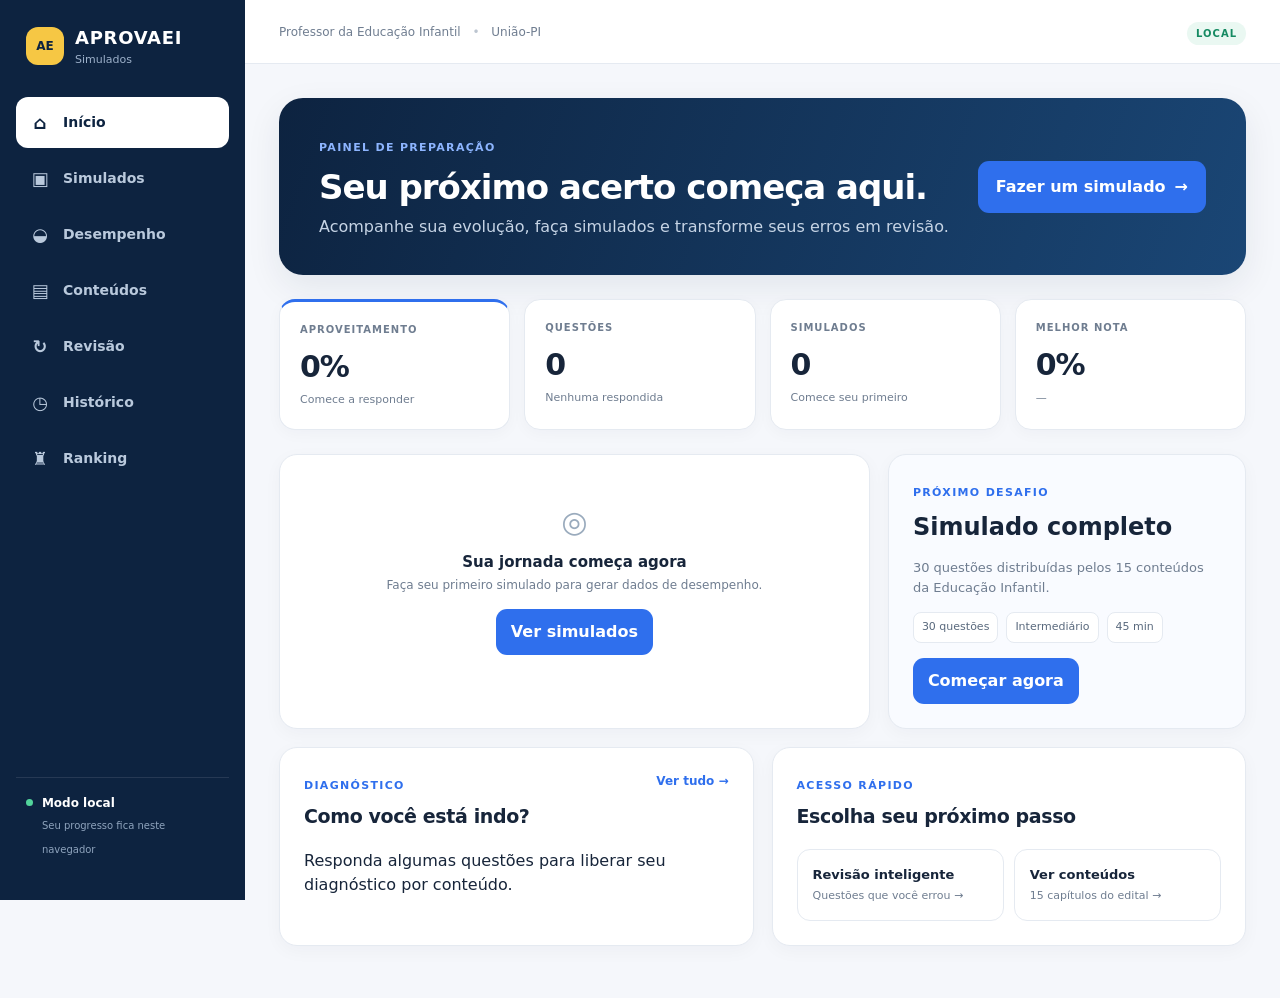
<file: index.html>
<!doctype html><html lang="pt-BR"><head><meta charset="utf-8"><meta name="viewport" content="width=device-width,initial-scale=1"><title>APROVAEI — Index</title><link rel="stylesheet" href="app.css"></head><body data-page="index"><div id="app-shell"><div class="page-wrap"></div></div><script src="app-data.js"></script><script src="app.js"></script></body></html>
</file>
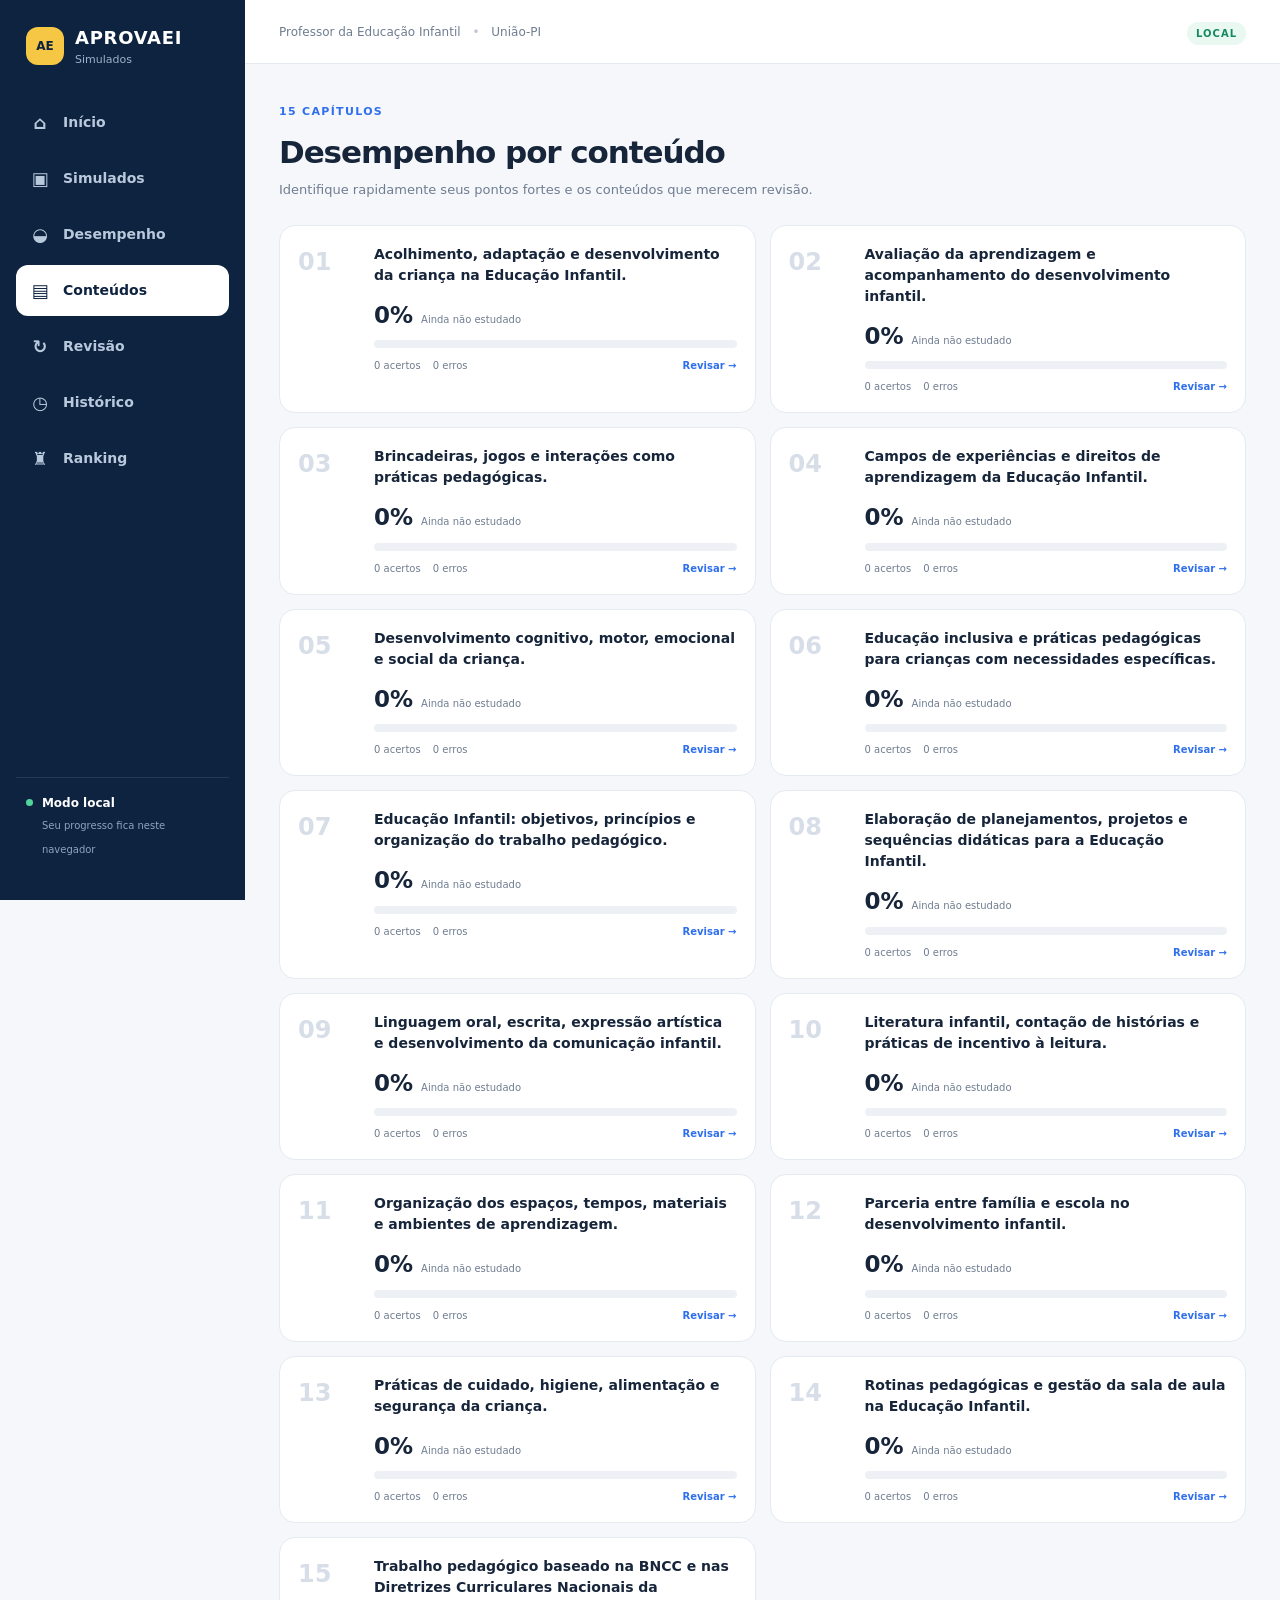
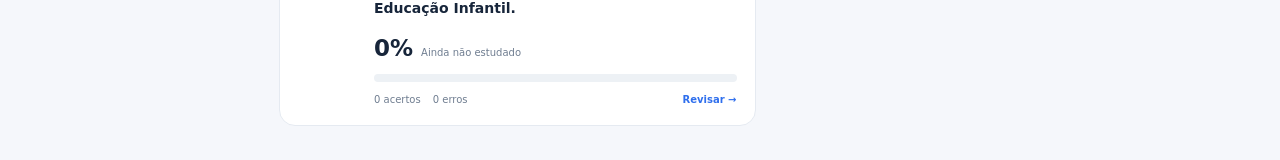
<file: conteudos.html>
<!doctype html><html lang="pt-BR"><head><meta charset="utf-8"><meta name="viewport" content="width=device-width,initial-scale=1"><title>APROVAEI — Conteudos</title><link rel="stylesheet" href="app.css"></head><body data-page="conteudos"><div id="app-shell"><div class="page-wrap"></div></div><script src="app-data.js"></script><script src="app.js"></script></body></html>
</file>
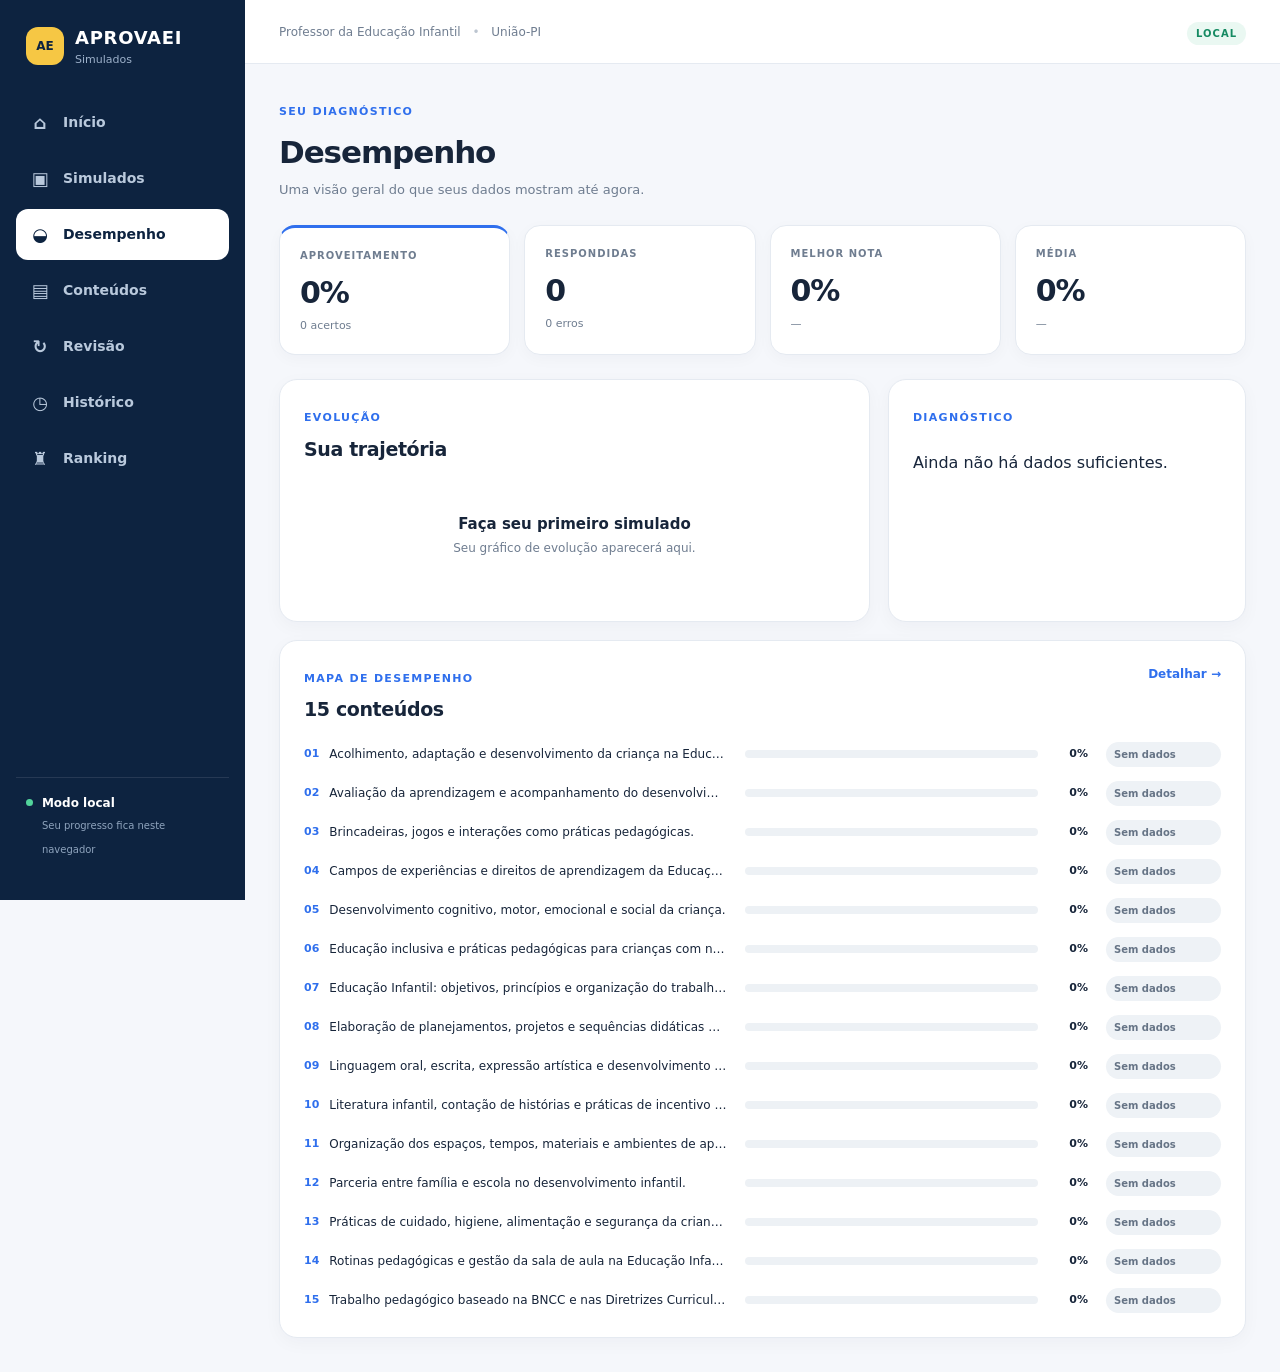
<file: desempenho.html>
<!doctype html><html lang="pt-BR"><head><meta charset="utf-8"><meta name="viewport" content="width=device-width,initial-scale=1"><title>APROVAEI — Desempenho</title><link rel="stylesheet" href="app.css"></head><body data-page="desempenho"><div id="app-shell"><div class="page-wrap"></div></div><script src="app-data.js"></script><script src="app.js"></script></body></html>
</file>
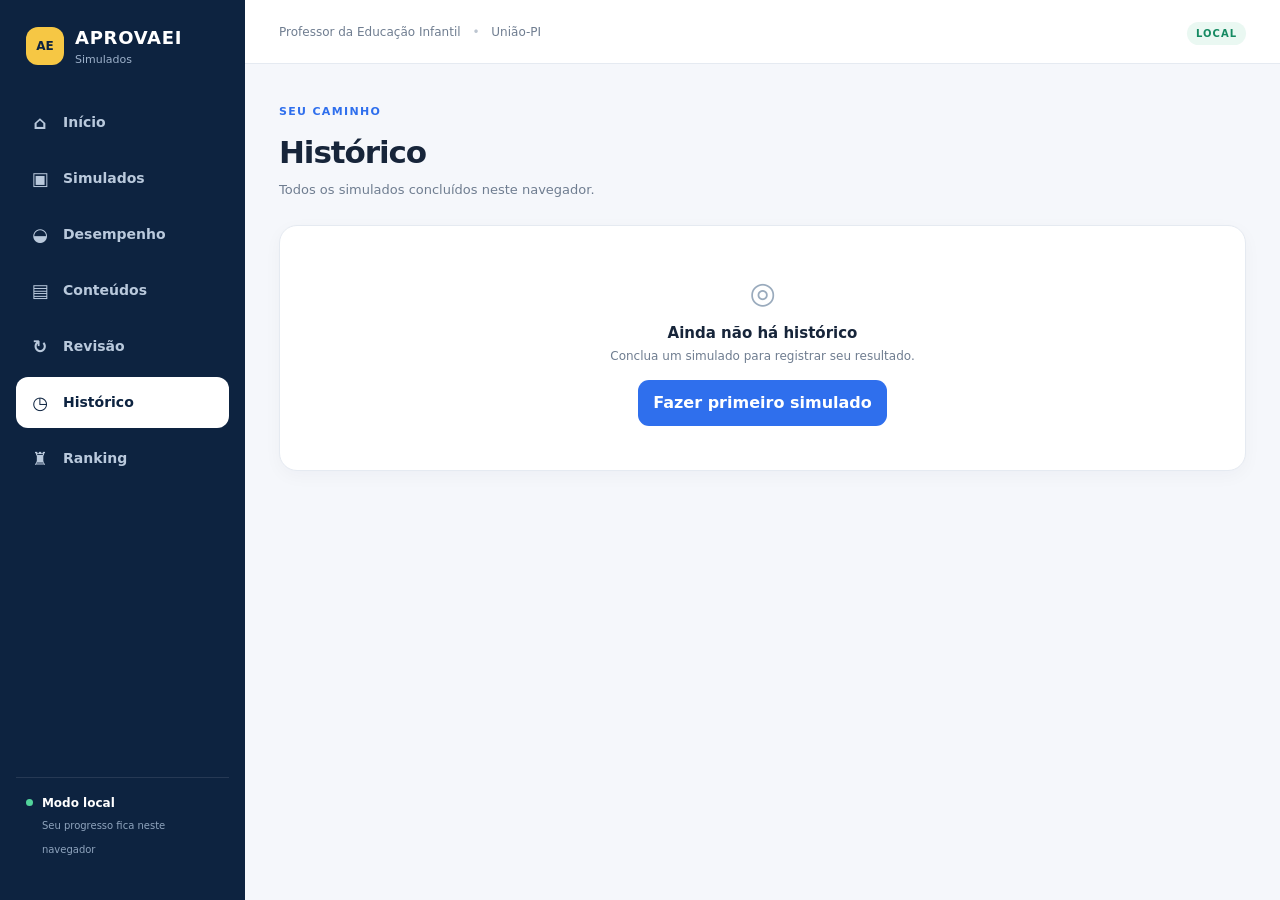
<file: historico.html>
<!doctype html><html lang="pt-BR"><head><meta charset="utf-8"><meta name="viewport" content="width=device-width,initial-scale=1"><title>APROVAEI — Historico</title><link rel="stylesheet" href="app.css"></head><body data-page="historico"><div id="app-shell"><div class="page-wrap"></div></div><script src="app-data.js"></script><script src="app.js"></script></body></html>
</file>
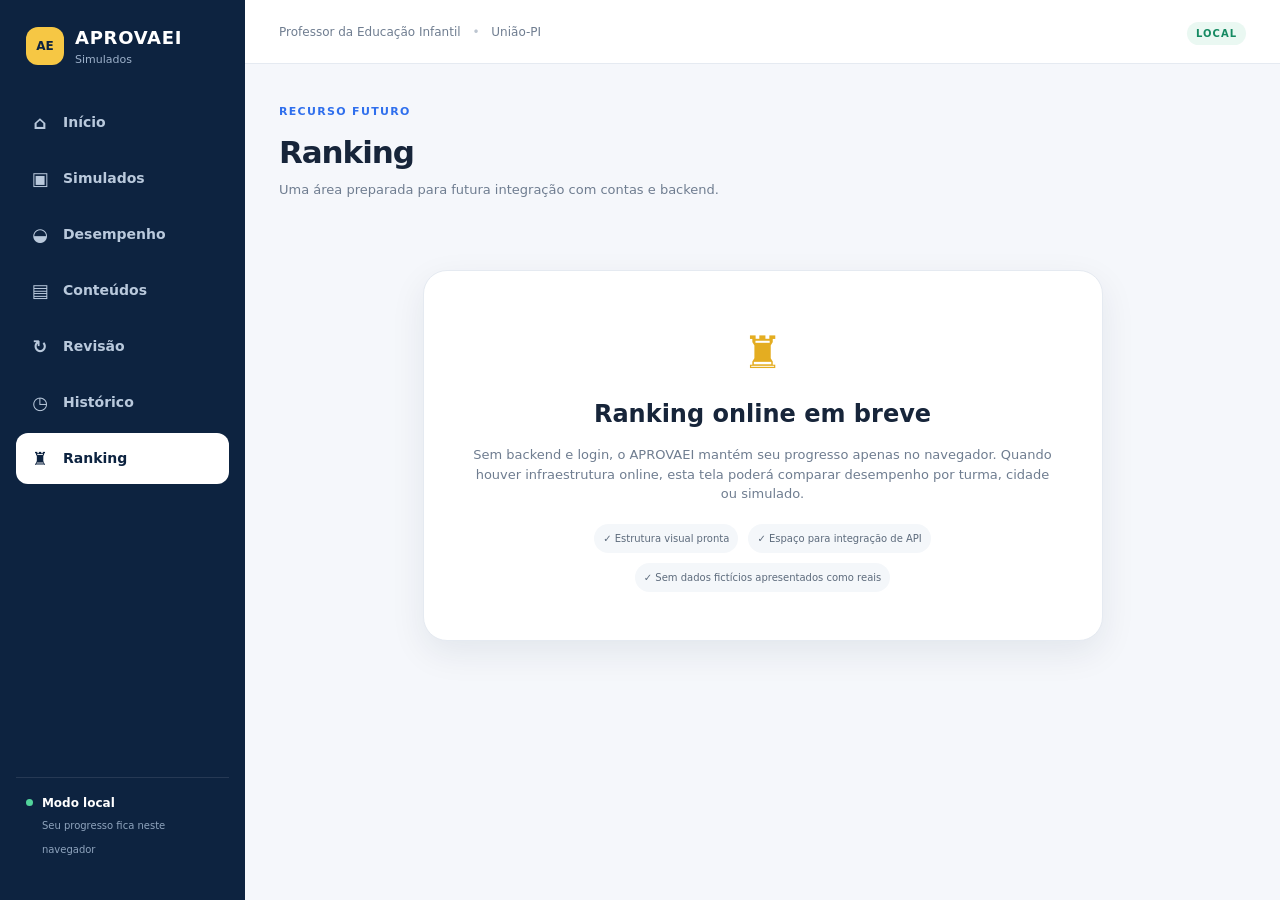
<file: ranking.html>
<!doctype html><html lang="pt-BR"><head><meta charset="utf-8"><meta name="viewport" content="width=device-width,initial-scale=1"><title>APROVAEI — Ranking</title><link rel="stylesheet" href="app.css"></head><body data-page="ranking"><div id="app-shell"><div class="page-wrap"></div></div><script src="app-data.js"></script><script src="app.js"></script></body></html>
</file>
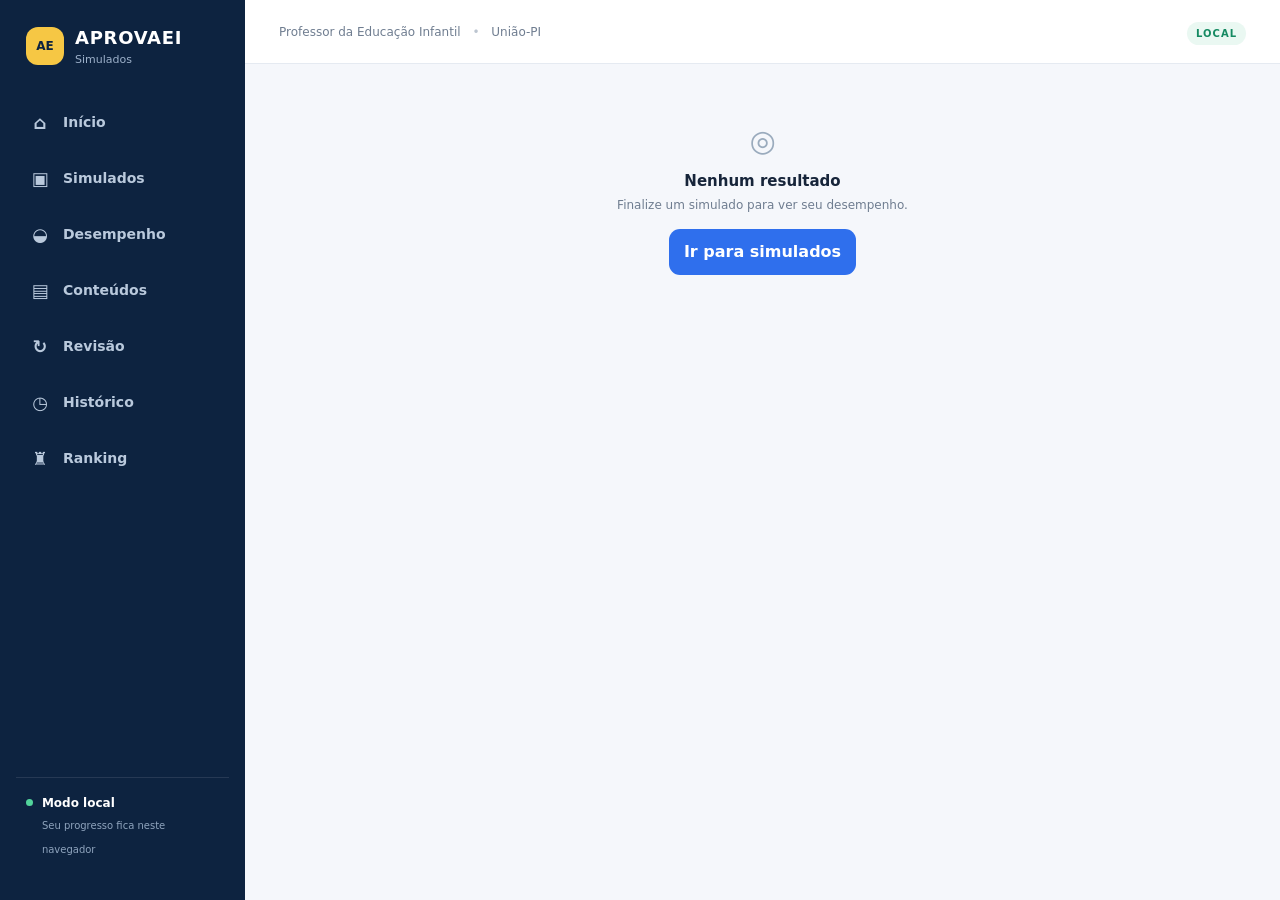
<file: resultado.html>
<!doctype html><html lang="pt-BR"><head><meta charset="utf-8"><meta name="viewport" content="width=device-width,initial-scale=1"><title>APROVAEI — Resultado</title><link rel="stylesheet" href="app.css"></head><body data-page="resultado"><div id="app-shell"><div class="page-wrap"></div></div><script src="app-data.js"></script><script src="app.js"></script></body></html>
</file>
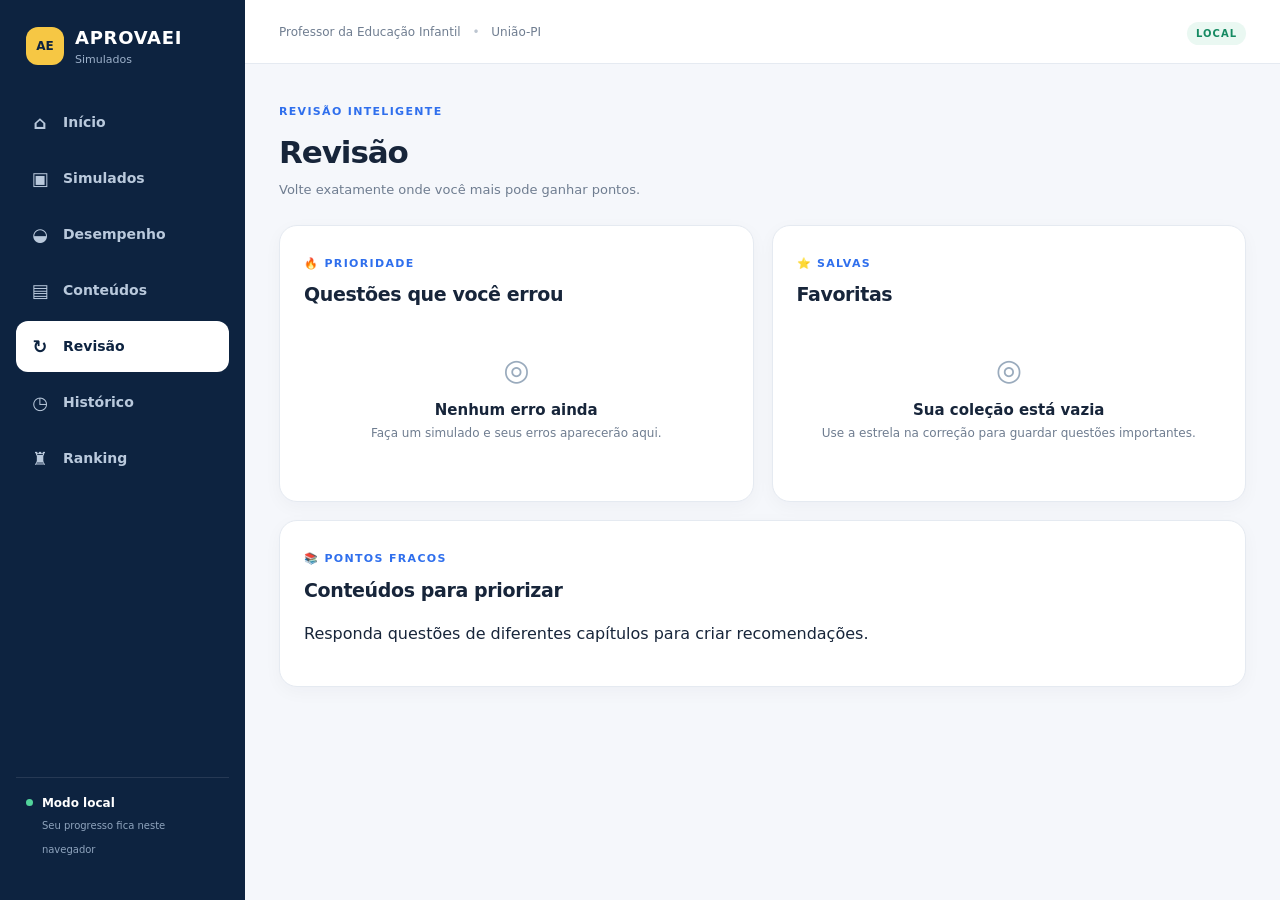
<file: revisao.html>
<!doctype html><html lang="pt-BR"><head><meta charset="utf-8"><meta name="viewport" content="width=device-width,initial-scale=1"><title>APROVAEI — Revisao</title><link rel="stylesheet" href="app.css"></head><body data-page="revisao"><div id="app-shell"><div class="page-wrap"></div></div><script src="app-data.js"></script><script src="app.js"></script></body></html>
</file>
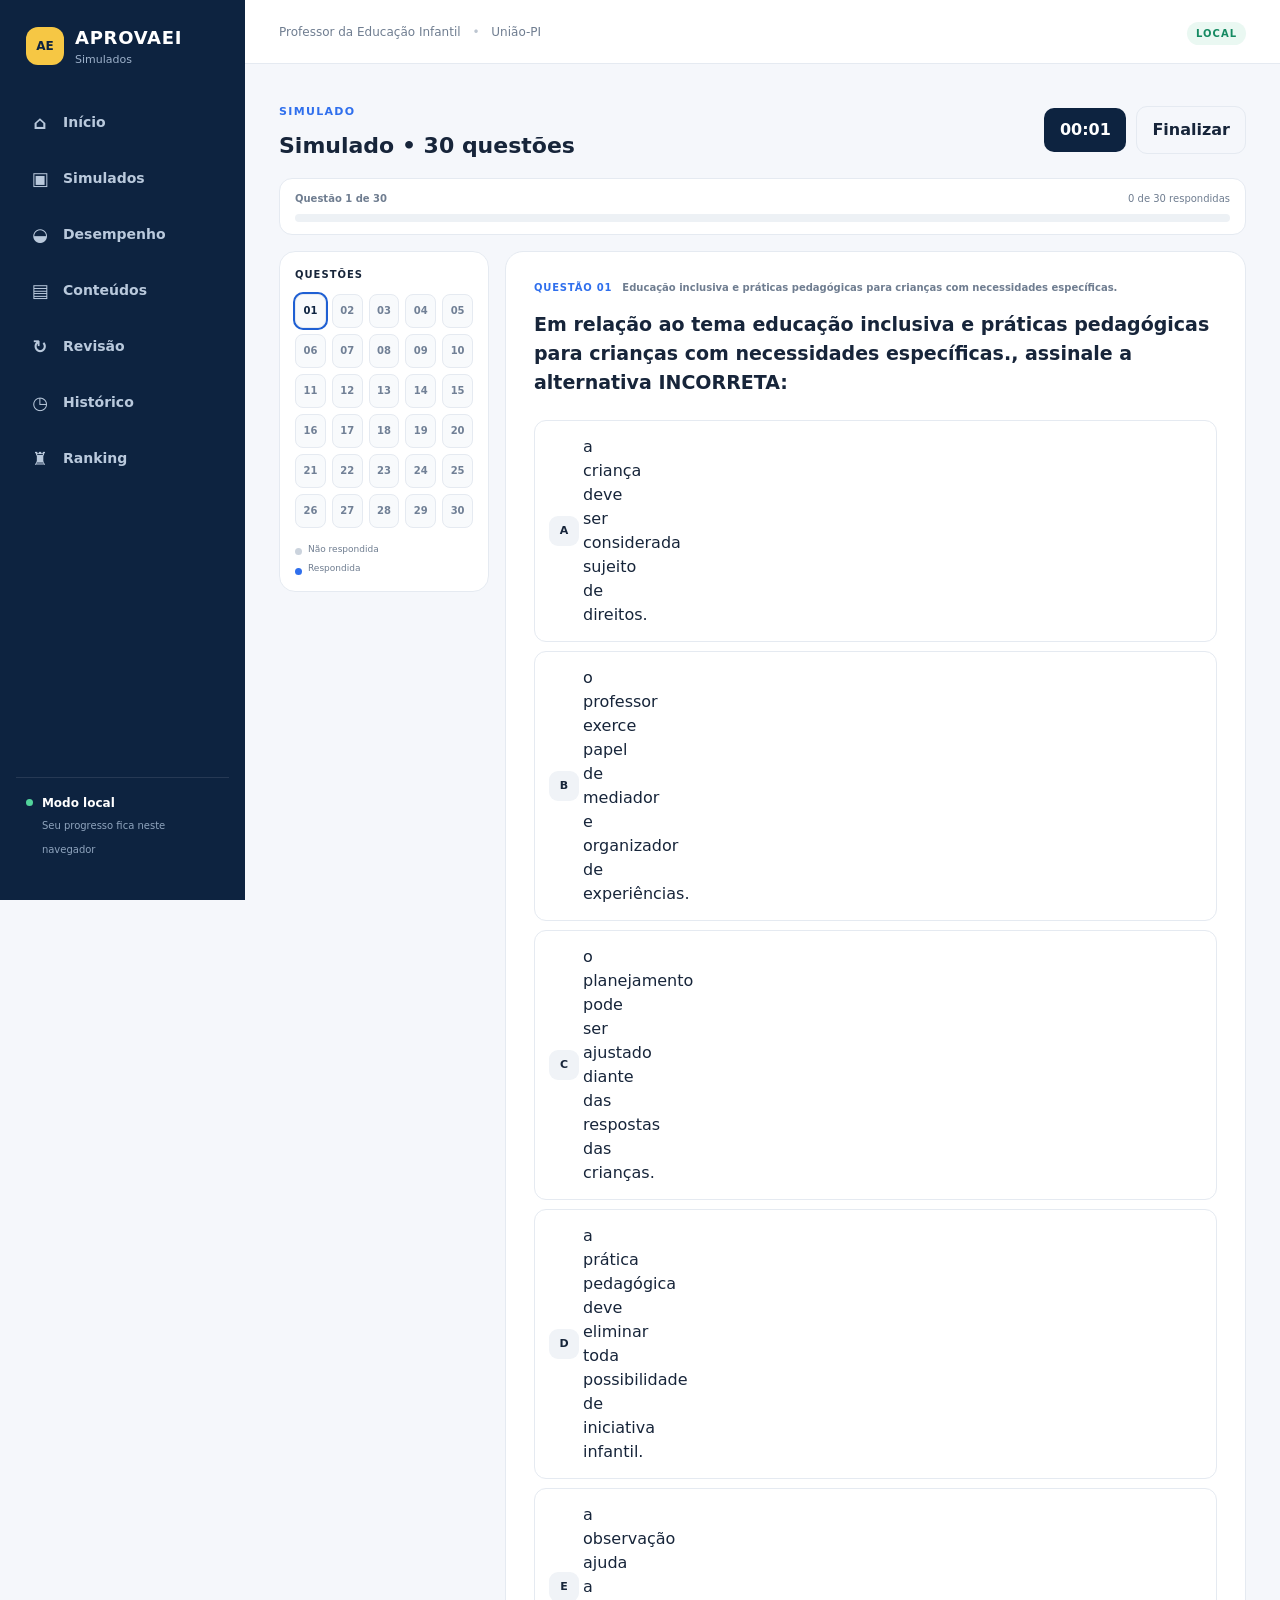
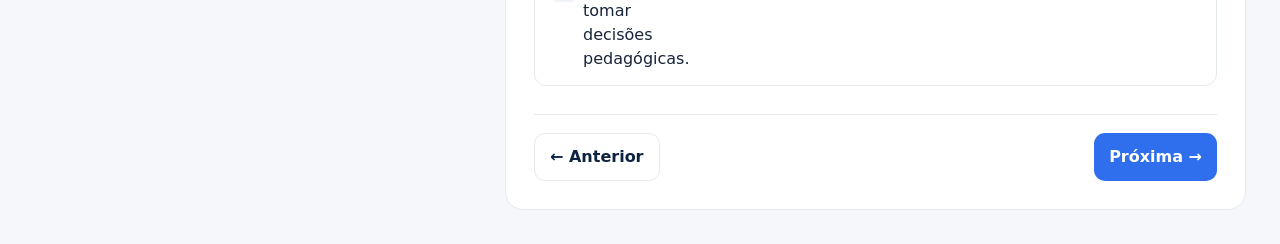
<file: simulado.html>
<!doctype html><html lang="pt-BR"><head><meta charset="utf-8"><meta name="viewport" content="width=device-width,initial-scale=1"><title>APROVAEI — Simulado</title><link rel="stylesheet" href="app.css"></head><body data-page="simulado"><div id="app-shell"><div class="page-wrap"></div></div><script src="app-data.js"></script><script src="app.js"></script></body></html>
</file>
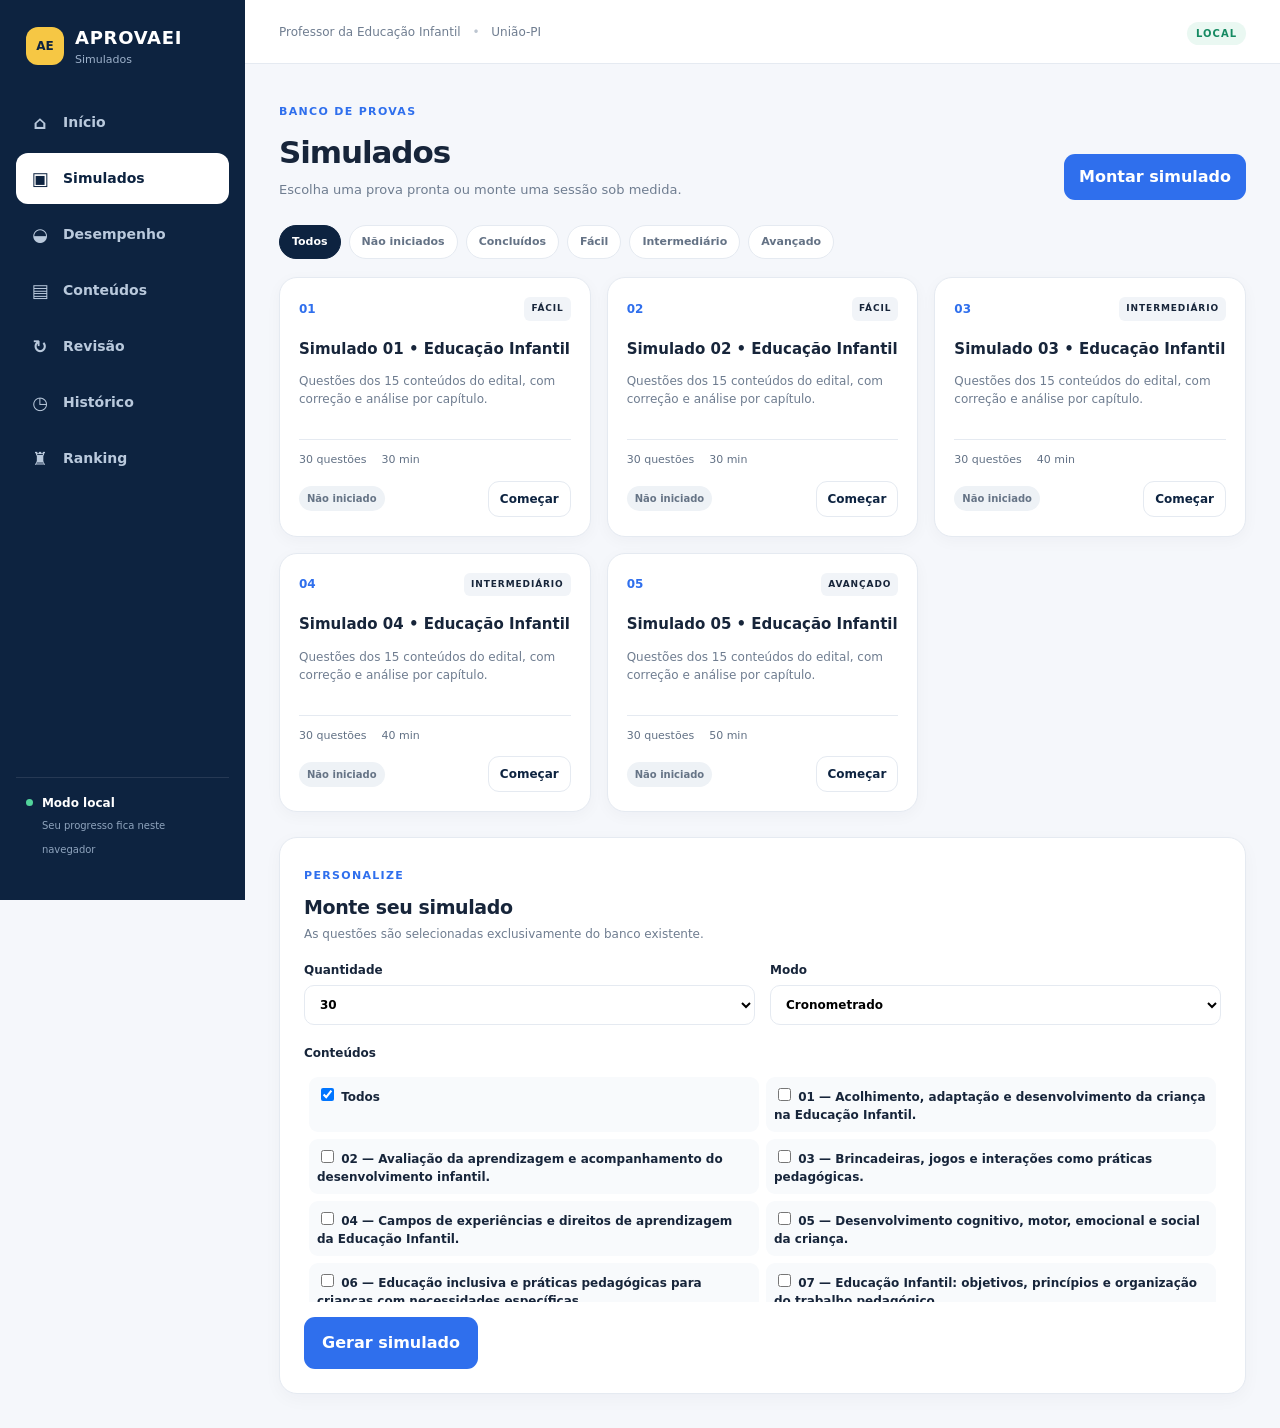
<file: simulados.html>
<!doctype html><html lang="pt-BR"><head><meta charset="utf-8"><meta name="viewport" content="width=device-width,initial-scale=1"><title>APROVAEI — Simulados</title><link rel="stylesheet" href="app.css"></head><body data-page="simulados"><div id="app-shell"><div class="page-wrap"></div></div><script src="app-data.js"></script><script src="app.js"></script></body></html>
</file>
<file: app.css>
:root{--navy:#0d2340;--navy2:#15385f;--ink:#17253a;--muted:#6f7d90;--line:#e5eaf1;--bg:#f5f7fb;--card:#fff;--blue:#2f6fed;--blue2:#eaf1ff;--green:#158a62;--greenbg:#eaf8f2;--red:#d64545;--redbg:#fff0f0;--yellow:#c58900;--yellowbg:#fff8df;--shadow:0 12px 35px rgba(15,35,64,.08);--radius:18px}*{box-sizing:border-box}html{scroll-behavior:smooth}body{margin:0;font-family:Inter,ui-sans-serif,system-ui,-apple-system,BlinkMacSystemFont,"Segoe UI",sans-serif;color:var(--ink);background:var(--bg);line-height:1.5}a{text-decoration:none;color:inherit}button,input,select{font:inherit}.sidebar{position:fixed;inset:0 auto 0 0;width:245px;background:var(--navy);color:#dbe7f5;padding:24px 16px;display:flex;flex-direction:column;z-index:20}.brand{display:flex;align-items:center;gap:11px;padding:0 10px 28px;color:#fff}.brand-mark{width:38px;height:38px;border-radius:12px;background:#f6c744;color:var(--navy);display:grid;place-items:center;font-weight:900;font-size:12px}.brand strong{display:block;font-size:18px;letter-spacing:.04em}.brand small{display:block;color:#9db1ca;font-size:11px;margin-top:1px}.sidebar nav{display:grid;gap:5px}.nav-link{display:flex;align-items:center;gap:12px;padding:12px 13px;border-radius:12px;color:#b9c9dc;font-weight:650;font-size:14px;transition:.18s}.nav-link:hover{background:rgba(255,255,255,.07);color:#fff}.nav-link.active{background:#fff;color:var(--navy)}.nav-ico{width:22px;text-align:center;font-size:18px}.sidebar-footer{margin-top:auto;border-top:1px solid rgba(255,255,255,.1);padding:16px 10px;display:flex;gap:9px;align-items:flex-start}.sidebar-footer b{font-size:12px;color:#fff;display:block}.sidebar-footer small{font-size:10px;color:#8fa4bd}.dot{width:8px;height:8px;background:#52d49b;border-radius:50%;margin-top:5px}.main{margin-left:245px;min-height:100vh}.topbar{height:64px;background:#fff;border-bottom:1px solid var(--line);display:flex;align-items:center;justify-content:space-between;padding:0 34px;position:sticky;top:0;z-index:15}.crumb{font-size:12px;color:var(--muted)}.crumb span{margin:0 8px;color:#bcc5d0}.local-pill{font-size:10px;font-weight:800;letter-spacing:.1em;color:var(--green);background:var(--greenbg);padding:6px 9px;border-radius:20px}.page-wrap{max-width:1280px;margin:auto;padding:34px}.eyebrow{font-size:11px;font-weight:850;letter-spacing:.12em;color:var(--blue);display:inline-block;margin-bottom:8px}.hero{background:linear-gradient(110deg,var(--navy),#1a4675);color:#fff;border-radius:24px;padding:36px 40px;display:flex;align-items:center;justify-content:space-between;gap:24px;box-shadow:var(--shadow);margin-bottom:24px}.hero h1{font-size:34px;line-height:1.08;margin:4px 0 10px;letter-spacing:-.03em}.hero p{color:#c6d4e5;margin:0;max-width:680px}.hero .eyebrow{color:#8db5ff}.btn{border:0;border-radius:11px;padding:11px 15px;font-weight:800;cursor:pointer;display:inline-flex;align-items:center;justify-content:center;gap:9px;transition:.18s}.btn:hover{transform:translateY(-1px)}.btn.primary{background:var(--blue);color:#fff}.btn.primary:hover{filter:brightness(1.05)}.btn.secondary{background:#fff;color:var(--navy);border:1px solid var(--line)}.btn.ghost{background:transparent;border:1px solid var(--line);color:var(--ink)}.btn.small{padding:8px 11px;font-size:12px}.btn.xl{padding:14px 18px}.stats-grid{display:grid;grid-template-columns:repeat(4,1fr);gap:14px;margin-bottom:24px}.stat-card{background:#fff;border:1px solid var(--line);border-radius:16px;padding:20px;box-shadow:0 4px 15px rgba(15,35,64,.03);position:relative;overflow:hidden}.stat-card.accent{border-top:3px solid var(--blue)}.stat-label{font-size:10px;letter-spacing:.1em;font-weight:850;color:var(--muted)}.stat-value{font-size:30px;font-weight:900;letter-spacing:-.04em;margin-top:7px}.stat-sub{font-size:11px;color:var(--muted);margin-top:3px}.dashboard-grid{display:grid;grid-template-columns:1.65fr 1fr;gap:18px;margin-bottom:18px}.dashboard-grid.lower{grid-template-columns:1fr 1fr}.panel{background:#fff;border:1px solid var(--line);border-radius:var(--radius);padding:24px;box-shadow:0 5px 18px rgba(15,35,64,.035)}.section-head{display:flex;align-items:flex-start;justify-content:space-between;gap:15px;margin-bottom:18px}.section-head h2{margin:0;font-size:19px;letter-spacing:-.02em}.section-head p{margin:4px 0 0;color:var(--muted);font-size:12px}.continue-main{display:grid;grid-template-columns:1fr auto auto;align-items:center;gap:20px;padding:18px;border-radius:15px;background:#f8fafc;border:1px solid #edf1f6}.continue-main strong{font-size:15px}.continue-main p{font-size:12px;color:var(--muted);margin:3px 0 0}.big-score{font-size:28px;font-weight:900;color:var(--blue)}.next{background:#f9fbff}.next h2{margin:0 0 6px}.next p{font-size:13px;color:var(--muted)}.mini-meta{display:flex;gap:8px;flex-wrap:wrap;margin:15px 0}.mini-meta span{font-size:11px;padding:6px 8px;background:#fff;border:1px solid var(--line);border-radius:8px;color:#59697d}.status{font-size:10px;font-weight:850;border-radius:20px;padding:5px 8px;white-space:nowrap}.status.success{background:var(--greenbg);color:var(--green)}.status.warning{background:var(--yellowbg);color:var(--yellow)}.status.danger{background:var(--redbg);color:var(--red)}.status.neutral{background:#eef2f6;color:#667486}.insight{display:flex;gap:12px;padding:13px;border-radius:12px;margin:9px 0}.insight span{font-weight:900}.insight p{margin:1px 0 0;font-size:12px;color:var(--muted)}.insight.good{background:var(--greenbg)}.insight.warn{background:var(--yellowbg)}.quick-grid{display:grid;grid-template-columns:1fr 1fr;gap:10px}.quick{border:1px solid var(--line);padding:15px;border-radius:13px}.quick:hover{border-color:#b9cbed}.quick b{display:block;font-size:13px}.quick span{display:block;font-size:11px;color:var(--muted);margin-top:4px}.text-link{border:0;background:none;color:var(--blue);font-weight:800;font-size:12px;cursor:pointer;padding:0}.page-title{display:flex;align-items:end;justify-content:space-between;gap:20px;margin-bottom:25px}.page-title h1{font-size:31px;letter-spacing:-.035em;margin:0}.page-title p{color:var(--muted);margin:5px 0 0;font-size:13px}.filter-row{display:flex;gap:8px;flex-wrap:wrap;margin-bottom:18px}.filter{border:1px solid var(--line);background:#fff;color:#647285;padding:8px 12px;border-radius:20px;font-weight:750;font-size:11px;cursor:pointer}.filter.active{background:var(--navy);border-color:var(--navy);color:#fff}.sim-grid{display:grid;grid-template-columns:repeat(3,1fr);gap:16px;margin-bottom:25px}.sim-card{background:#fff;border:1px solid var(--line);border-radius:18px;padding:19px;box-shadow:0 4px 16px rgba(15,35,64,.035);transition:.18s}.sim-card:hover{transform:translateY(-2px);box-shadow:var(--shadow)}.sim-top,.sim-bottom{display:flex;align-items:center;justify-content:space-between;gap:8px}.number{font-size:12px;font-weight:900;color:var(--blue)}.difficulty{font-size:9px;text-transform:uppercase;letter-spacing:.1em;font-weight:850;background:#f1f4f8;padding:5px 7px;border-radius:6px}.sim-card h3{font-size:15px;margin:17px 0 6px}.sim-card p{font-size:12px;color:var(--muted);min-height:55px}.sim-meta{display:flex;gap:15px;font-size:11px;color:#627185;border-top:1px solid var(--line);padding:12px 0;margin-top:8px}.builder{scroll-margin-top:80px}.builder-grid{display:grid;grid-template-columns:1fr 1fr;gap:15px}.builder-grid label{font-size:12px;font-weight:800}.builder-grid select{display:block;width:100%;margin-top:6px;border:1px solid var(--line);border-radius:10px;padding:11px;background:#fff}.field-full{grid-column:1/-1}.field-full>span{font-size:12px;font-weight:800}.chapter-checks{display:grid;grid-template-columns:repeat(2,1fr);gap:7px;margin-top:8px;max-height:230px;overflow:auto;padding:5px}.chapter-checks label{font-weight:600;padding:8px;background:#f8fafc;border-radius:9px}.builder-grid>.btn{grid-column:1/-1;justify-self:start}.performance-list{display:grid;gap:14px}.perf-row{display:grid;grid-template-columns:1.6fr 1.3fr 115px;gap:18px;align-items:center}.perf-name{display:flex;align-items:center;gap:10px;min-width:0}.perf-name b{color:var(--blue);font-size:11px}.perf-name span{font-size:12px;white-space:nowrap;overflow:hidden;text-overflow:ellipsis}.perf-main{display:grid;grid-template-columns:1fr 40px;gap:10px;align-items:center}.perf-main>span{font-size:11px;font-weight:850;text-align:right}.progress{height:8px;background:#edf1f5;border-radius:99px;overflow:hidden}.progress i{height:100%;display:block;background:var(--blue);border-radius:99px}.progress i.success{background:var(--green)}.progress i.warning{background:#e4ad21}.progress i.danger{background:var(--red)}.content-grid{display:grid;grid-template-columns:repeat(2,1fr);gap:14px}.content-card{display:grid;grid-template-columns:60px 1fr;gap:16px;background:#fff;border:1px solid var(--line);border-radius:16px;padding:18px}.content-number{font-size:24px;font-weight:900;color:#d7dee8}.content-body h3{font-size:14px;margin:0 0 12px}.content-score{display:flex;align-items:baseline;gap:8px;margin-bottom:8px}.content-score strong{font-size:23px}.content-score span{font-size:10px;color:var(--muted)}.content-meta{display:flex;gap:12px;margin-top:10px;font-size:10px;color:var(--muted)}.content-meta a{margin-left:auto;color:var(--blue);font-weight:800}.evo-chart{height:220px;display:flex;gap:10px}.y-axis{display:flex;flex-direction:column;justify-content:space-between;color:#a0aab8;font-size:10px;padding-bottom:18px}.bars{display:flex;align-items:flex-end;gap:8px;flex:1;border-left:1px solid var(--line);border-bottom:1px solid var(--line);padding:0 10px 0 12px;overflow-x:auto}.evo-col{height:100%;min-width:24px;display:flex;flex-direction:column;align-items:center;justify-content:flex-end;gap:6px}.evo-bar{width:18px;min-height:5px;background:var(--blue);border-radius:5px 5px 0 0;position:relative}.evo-bar span{position:absolute;bottom:100%;left:50%;transform:translateX(-50%);font-size:9px;font-weight:800;margin-bottom:4px}.evo-col small{font-size:9px;color:var(--muted)}.evo-caption{font-size:11px;color:var(--muted)}.review-grid{display:grid;grid-template-columns:1fr 1fr;gap:18px;margin-bottom:18px}.review-list{display:grid;gap:8px}.review-q{display:grid;grid-template-columns:1fr 30px;gap:8px;padding:12px;border:1px solid var(--line);border-radius:11px}.review-q b{font-size:11px;line-height:1.4}.qtag{font-size:9px;color:var(--blue);font-weight:900;margin-right:7px}.star{border:0;background:none;color:#b9c1cb;font-size:19px;cursor:pointer}.star.on{color:#e4ad21}.weak-grid{display:grid;grid-template-columns:repeat(3,1fr);gap:10px}.weak-card{border:1px solid var(--line);border-radius:12px;padding:14px}.weak-card b{font-size:12px;display:block}.weak-card span{font-size:18px;font-weight:900;display:block;margin-top:5px}.weak-card small{font-size:10px;color:var(--muted)}.history-row{display:grid;grid-template-columns:50px 1fr 80px 115px;align-items:center;gap:15px;padding:15px 0;border-bottom:1px solid var(--line)}.history-row:last-child{border-bottom:0}.history-num{font-weight:900;color:#c5ced9}.history-info b{font-size:13px;display:block}.history-info span{font-size:10px;color:var(--muted)}.history-score{font-weight:900;text-align:right;font-size:18px}.history-score.high{color:var(--green)}.history-score.mid{color:#b27a00}.history-score.low{color:var(--red)}.ranking-placeholder{max-width:680px;margin:70px auto;text-align:center;background:#fff;border:1px solid var(--line);border-radius:24px;padding:48px;box-shadow:var(--shadow)}.rank-icon{font-size:45px;color:#e4ad21}.ranking-placeholder h2{margin:10px 0 6px}.ranking-placeholder p{font-size:13px;color:var(--muted)}.future-list{display:flex;justify-content:center;gap:10px;flex-wrap:wrap;margin-top:20px}.future-list span{font-size:10px;padding:7px 9px;background:#f4f7fa;border-radius:20px;color:#5d6b7c}.empty{text-align:center;padding:20px}.empty-icon{font-size:30px;color:#9aabbd}.empty h3{margin:7px 0 3px;font-size:15px}.empty p{color:var(--muted);font-size:12px;margin:0 0 15px}.compact-empty{padding:25px}.exam-shell{max-width:1180px;margin:auto}.exam-head{display:flex;align-items:center;justify-content:space-between;gap:20px;margin-bottom:16px}.exam-head h1{margin:0;font-size:22px}.exam-tools{display:flex;gap:10px;align-items:center}.timer{font-variant-numeric:tabular-nums;background:var(--navy);color:#fff;padding:10px 13px;border-radius:10px;font-weight:900;min-width:82px;text-align:center}.exam-progress{background:#fff;border:1px solid var(--line);border-radius:13px;padding:12px 15px;margin-bottom:16px}.exam-progress>div:first-child{display:flex;justify-content:space-between;font-size:10px;color:var(--muted);margin-bottom:8px}.exam-grid{display:grid;grid-template-columns:210px 1fr;gap:16px}.question-nav{background:#fff;border:1px solid var(--line);border-radius:16px;padding:15px;height:max-content;position:sticky;top:80px}.nav-title{font-size:10px;font-weight:900;letter-spacing:.1em;margin-bottom:12px}.q-grid{display:grid;grid-template-columns:repeat(5,1fr);gap:6px}.qnum{height:34px;border:1px solid var(--line);background:#f8fafc;border-radius:8px;font-size:10px;font-weight:850;color:#718096;cursor:pointer}.qnum.answered{background:var(--blue2);border-color:#c5d7ff;color:var(--blue)}.qnum.current{box-shadow:0 0 0 2px #1e5fd3;color:var(--navy)}.q-legend{display:grid;gap:6px;margin-top:15px;color:var(--muted);font-size:9px}.q-legend span{display:flex;align-items:center;gap:6px}.dot{width:7px;height:7px;border-radius:50%;display:inline-block}.dot.unanswered{background:#cbd3dd}.dot.answered{background:var(--blue)}.question-panel{background:#fff;border:1px solid var(--line);border-radius:18px;padding:28px;min-height:540px}.question-kicker{font-size:10px;font-weight:900;letter-spacing:.08em;color:var(--blue);display:flex;gap:10px;align-items:center}.question-kicker span{color:var(--muted);font-weight:650;letter-spacing:0;text-transform:none}.question-panel h2{font-size:19px;line-height:1.55;margin:15px 0 22px;max-width:900px}.options{display:grid;gap:9px}.option{display:grid;grid-template-columns:25px 32px 1fr;align-items:center;gap:9px;padding:14px;border:1px solid var(--line);border-radius:12px;cursor:pointer;transition:.16s}.option:hover{border-color:#b8cbed;background:#fbfdff}.option.selected{border-color:#6d9cff;background:var(--blue2)}.option input{position:absolute;opacity:0}.option-letter{width:30px;height:30px;border-radius:9px;background:#f0f3f7;display:grid;place-items:center;font-size:11px;font-weight:900}.option.selected .option-letter{background:var(--blue);color:#fff}.question-actions{display:flex;justify-content:space-between;gap:10px;margin-top:28px;padding-top:18px;border-top:1px solid var(--line)}.feedback{margin-top:16px;padding:13px;border-radius:12px;font-size:11px}.feedback.correct{background:var(--greenbg);color:var(--green)}.feedback.wrong{background:var(--redbg);color:var(--red)}.feedback p{margin:5px 0 0;color:var(--ink)}.result-hero{display:flex;align-items:center;justify-content:space-between;margin-bottom:20px}.result-hero h1{margin:0;font-size:28px}.result-hero p{font-size:11px;color:var(--muted)}.result-summary{display:grid;grid-template-columns:180px 1fr 1.4fr;gap:28px;align-items:center;background:#fff;border:1px solid var(--line);border-radius:20px;padding:24px;margin-bottom:18px}.score-ring{width:150px;height:150px;border-radius:50%;background:conic-gradient(var(--blue) var(--p),#edf1f5 0);display:grid;place-items:center}.score-ring>div{width:120px;height:120px;border-radius:50%;background:#fff;display:grid;place-items:center;align-content:center}.score-ring strong{font-size:30px}.score-ring span{font-size:9px;color:var(--muted)}.result-stats{display:grid;grid-template-columns:repeat(2,1fr);gap:15px}.result-stats div{border-left:2px solid #edf1f5;padding-left:12px}.result-stats b{font-size:18px;display:block}.result-stats span{font-size:9px;color:var(--muted)}.result-message{background:#f8fafc;border:1px solid var(--line);border-radius:13px;padding:17px;font-size:12px}.mini-bars{display:grid;gap:12px}.bar-row{display:grid;grid-template-columns:1fr 40px;gap:8px;align-items:center}.bar-row span{font-size:11px}.bar-row b{text-align:right;font-size:11px}.bar-row .progress{grid-column:1/-1}.correction{margin-top:18px}.correction-item{padding:20px 0;border-bottom:1px solid var(--line)}.correction-item:last-child{border-bottom:0}.correction-head{display:flex;align-items:center;gap:10px;font-size:10px;color:var(--muted)}.correction-head b{font-size:10px}.is-correct .correction-head b{color:var(--green)}.is-wrong .correction-head b{color:var(--red)}.correction-head .star{margin-left:auto}.correction-item h3{font-size:14px;line-height:1.5;margin:11px 0}.answer-box{display:inline-flex;align-items:center;gap:9px;background:#f7f9fb;border:1px solid var(--line);border-radius:8px;padding:8px 10px;margin:0 7px 8px 0;font-size:10px}.answer-box span{color:var(--muted)}.correct-box{background:var(--greenbg);border-color:#c9eadc}.explanation{background:#fafbfc;border-radius:10px;padding:11px;margin:5px 0 10px}.explanation b{font-size:10px}.explanation p{font-size:11px;margin:4px 0;color:#4c5b6d}.mobile-toggle,.mobile-menu{display:none}
@media(max-width:1050px){.sidebar{width:215px}.main{margin-left:215px}.sim-grid{grid-template-columns:repeat(2,1fr)}.result-summary{grid-template-columns:150px 1fr}.result-message{grid-column:1/-1}.result-stats{grid-template-columns:repeat(4,1fr)}.dashboard-grid{grid-template-columns:1fr}.review-grid{grid-template-columns:1fr}}
@media(max-width:760px){.sidebar{display:none}.main{margin-left:0}.topbar{padding:0 16px}.mobile-toggle{display:inline-flex}.page-wrap{padding:20px 14px}.hero{padding:26px 22px;display:block}.hero h1{font-size:27px}.hero .btn{margin-top:20px;width:100%}.stats-grid{grid-template-columns:repeat(2,1fr)}.stat-card{padding:16px}.stat-value{font-size:25px}.dashboard-grid.lower{grid-template-columns:1fr}.continue-main{grid-template-columns:1fr auto}.continue-main .btn{grid-column:1/-1}.page-title{align-items:start;flex-direction:column}.sim-grid,.content-grid{grid-template-columns:1fr}.builder-grid{grid-template-columns:1fr}.chapter-checks{grid-template-columns:1fr}.perf-row{grid-template-columns:1fr;gap:7px}.perf-main{grid-template-columns:1fr 45px}.weak-grid{grid-template-columns:1fr}.history-row{grid-template-columns:35px 1fr 60px}.history-row .btn{grid-column:2/-1}.exam-head{align-items:flex-start}.exam-head h1{font-size:18px}.exam-tools .btn{font-size:10px;padding:9px}.exam-grid{grid-template-columns:1fr}.question-nav{position:static;order:2}.q-grid{grid-template-columns:repeat(10,1fr)}.question-panel{padding:20px}.question-panel h2{font-size:16px}.option{grid-template-columns:18px 30px 1fr;padding:12px}.result-hero{align-items:flex-start;gap:10px}.result-hero h1{font-size:21px}.result-summary{grid-template-columns:1fr;justify-items:center}.result-stats{width:100%;grid-template-columns:repeat(2,1fr)}.result-message{width:100%}.mobile-menu{position:fixed;inset:0;background:var(--navy);z-index:100;color:#fff;padding:20px;display:none}.mobile-menu.open{display:block}.mobile-menu-head{display:flex;justify-content:space-between;align-items:center}.mobile-menu .nav-link{font-size:16px;padding:15px}.mobile-menu .nav-link.active{color:var(--navy)}.close-menu{background:rgba(255,255,255,.1);color:#fff;border:0}.crumb{display:none}.local-pill{display:none}}
</file>
